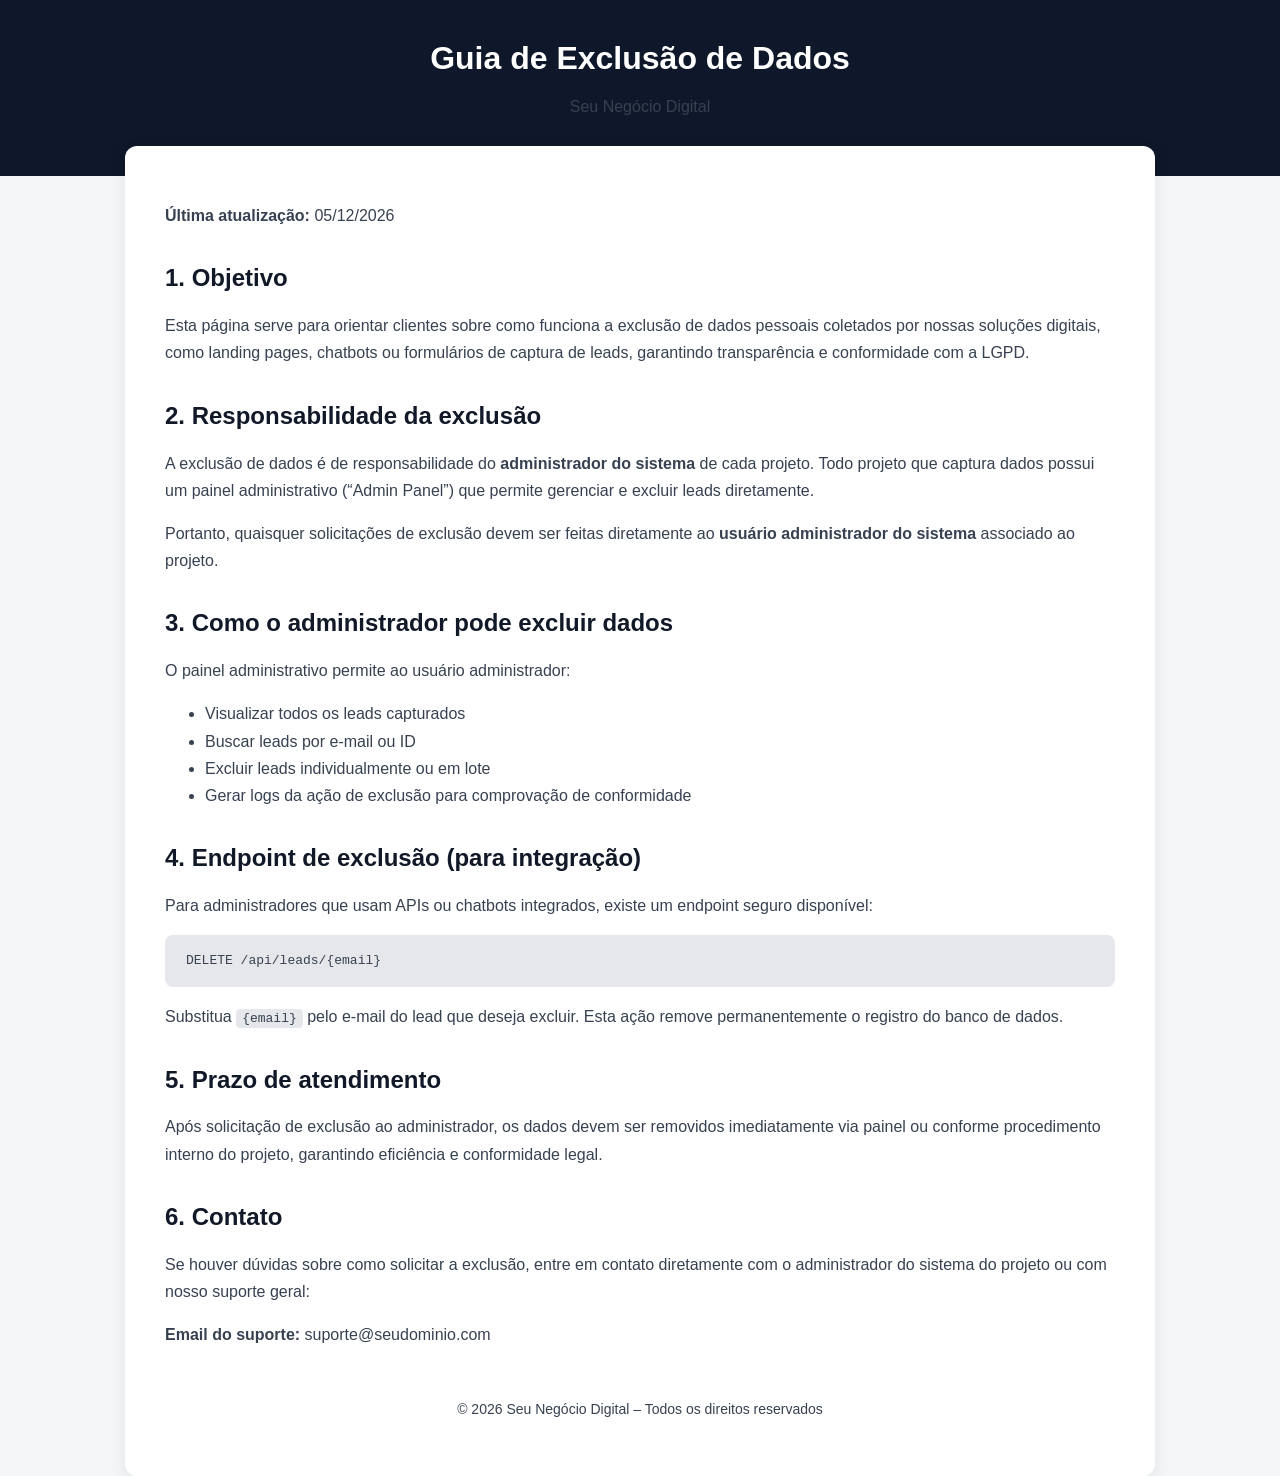
<file: politica-de-exclusao-de-dados.html>
<!DOCTYPE html>
<html lang="pt-BR">
<head>
<meta charset="UTF-8">
<title>Guia de Exclusão de Dados | Seu Negócio Digital</title>
<meta name="viewport" content="width=device-width, initial-scale=1.0">
<style>
body { margin: 0; font-family: "Segoe UI", Arial, sans-serif; background: #f4f6f8; color: #222; }
.header { background: #0f172a; color: white; padding: 40px 20px; text-align: center; }
.header h1 { margin: 0; font-size: 32px; }
.container { max-width: 950px; margin: auto; background: white; padding: 40px; margin-top: -30px; border-radius: 12px; box-shadow: 0 6px 18px rgba(0,0,0,0.08); }
h2 { margin-top: 35px; color: #111827; }
p, ul, code { line-height: 1.7; color: #374151; }
code { background: #e5e7eb; padding: 2px 6px; border-radius: 4px; font-family: monospace; }
pre { background: #e5e7eb; padding: 15px; border-radius: 8px; overflow-x: auto; }
.footer { margin-top: 50px; text-align: center; font-size: 14px; color: #6b7280; }
</style>
</head>
<body>

<div class="header">
<h1>Guia de Exclusão de Dados</h1>
<p>Seu Negócio Digital</p>
</div>

<div class="container">

<p><strong>Última atualização:</strong> <span id="data"></span></p>

<h2>1. Objetivo</h2>
<p>Esta página serve para orientar clientes sobre como funciona a exclusão de dados pessoais coletados por nossas soluções digitais, como landing pages, chatbots ou formulários de captura de leads, garantindo transparência e conformidade com a LGPD.</p>

<h2>2. Responsabilidade da exclusão</h2>
<p>A exclusão de dados é de responsabilidade do <strong>administrador do sistema</strong> de cada projeto. Todo projeto que captura dados possui um painel administrativo (“Admin Panel”) que permite gerenciar e excluir leads diretamente. </p>
<p>Portanto, quaisquer solicitações de exclusão devem ser feitas diretamente ao <strong>usuário administrador do sistema</strong> associado ao projeto.</p>

<h2>3. Como o administrador pode excluir dados</h2>
<p>O painel administrativo permite ao usuário administrador:</p>
<ul>
<li>Visualizar todos os leads capturados</li>
<li>Buscar leads por e-mail ou ID</li>
<li>Excluir leads individualmente ou em lote</li>
<li>Gerar logs da ação de exclusão para comprovação de conformidade</li>
</ul>

<h2>4. Endpoint de exclusão (para integração)</h2>
<p>Para administradores que usam APIs ou chatbots integrados, existe um endpoint seguro disponível:</p>
<pre><code>DELETE /api/leads/{email}</code></pre>
<p>Substitua <code>{email}</code> pelo e-mail do lead que deseja excluir. Esta ação remove permanentemente o registro do banco de dados.</p>

<h2>5. Prazo de atendimento</h2>
<p>Após solicitação de exclusão ao administrador, os dados devem ser removidos imediatamente via painel ou conforme procedimento interno do projeto, garantindo eficiência e conformidade legal.</p>

<h2>6. Contato</h2>
<p>Se houver dúvidas sobre como solicitar a exclusão, entre em contato diretamente com o administrador do sistema do projeto ou com nosso suporte geral:</p>
<p><strong>Email do suporte:</strong> suporte@seudominio.com</p>

<div class="footer">
<p>© 2026 Seu Negócio Digital – Todos os direitos reservados</p>
</div>

</div>

<script>
document.getElementById("data").innerText = new Date().toLocaleDateString("pt-BR");
</script>

</body>
</html>
</file>
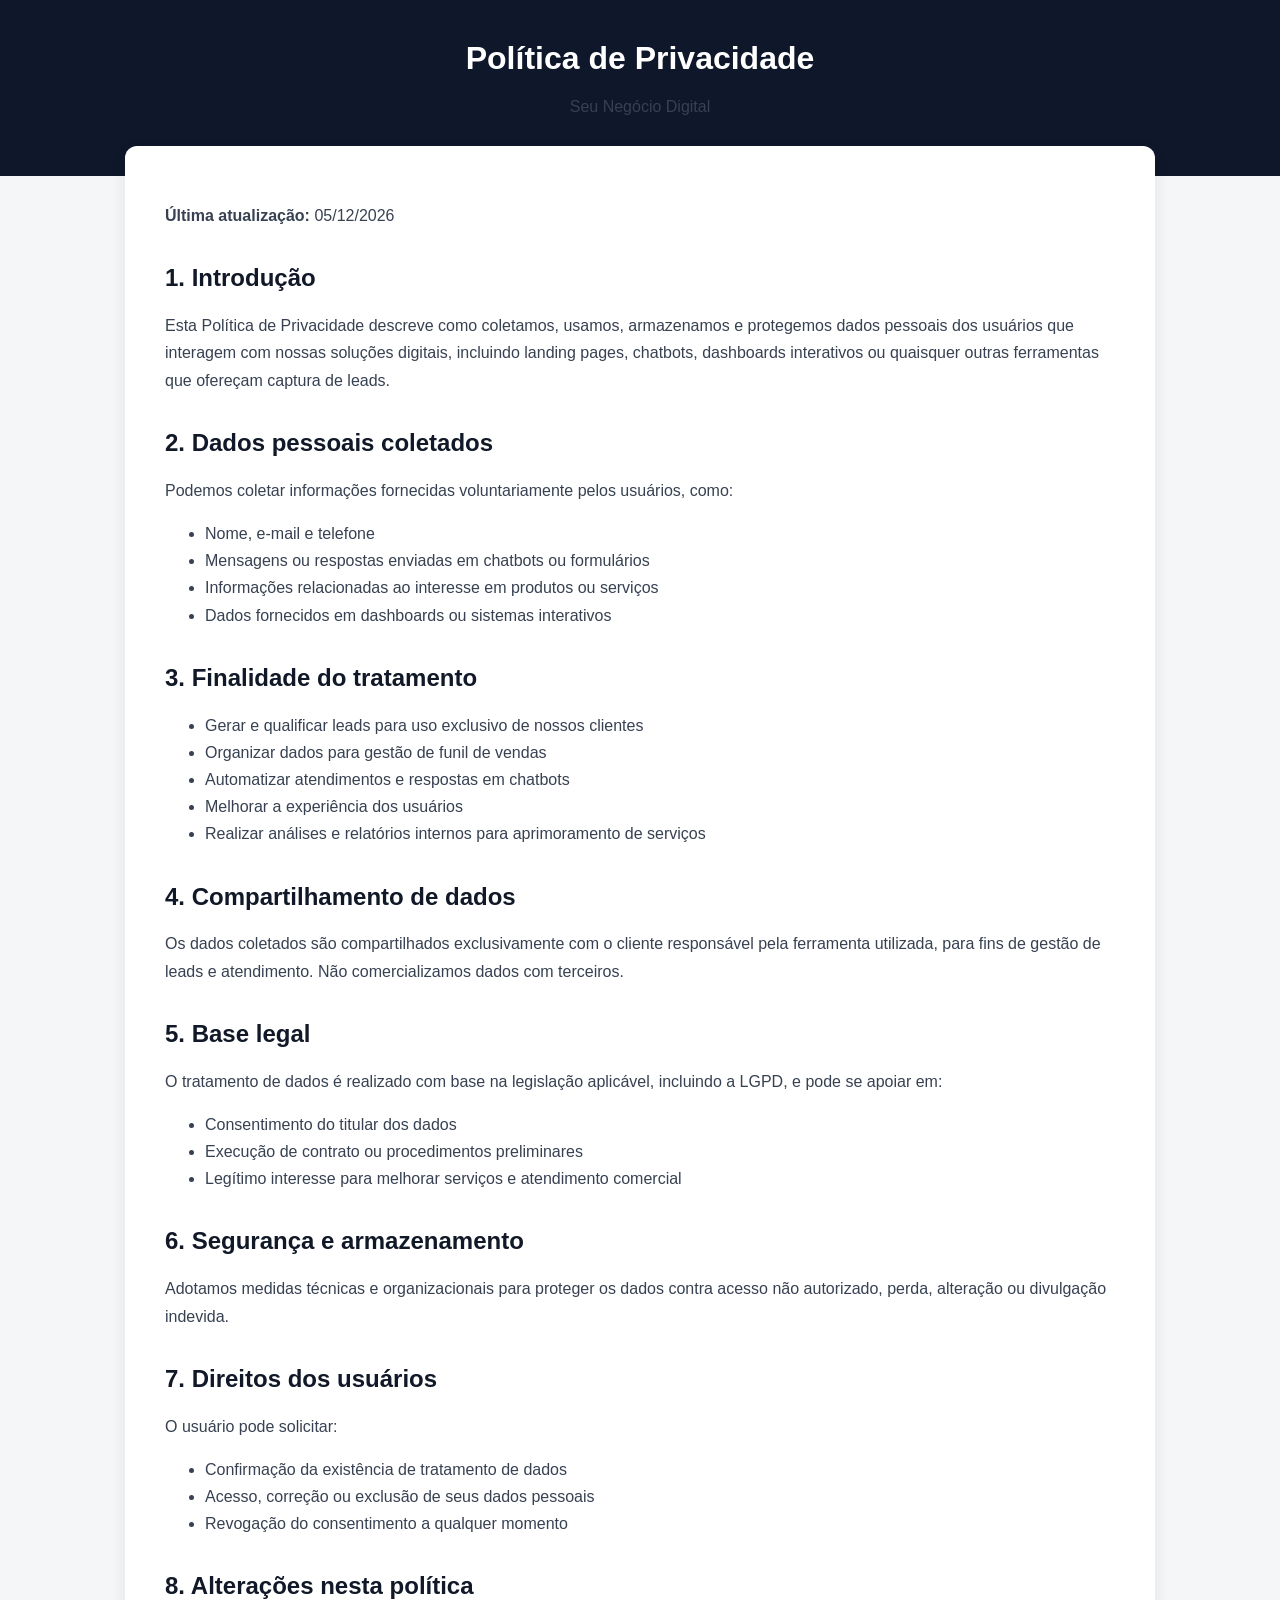
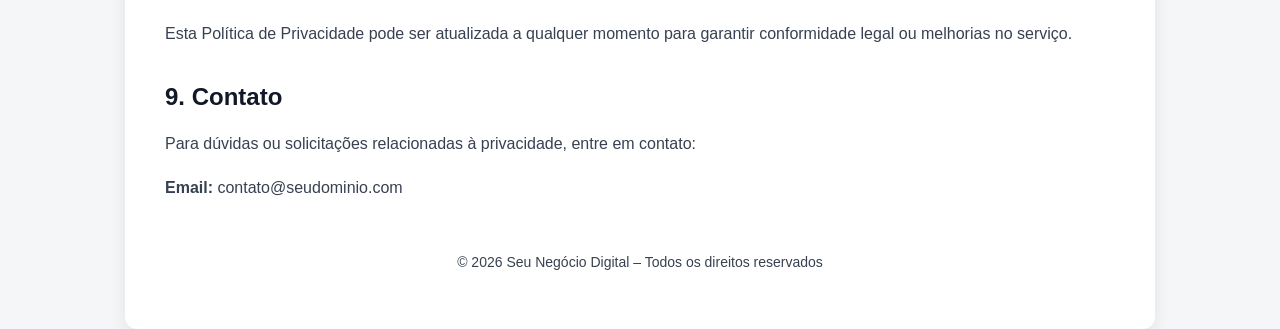
<file: privacy-policy.html>
<!DOCTYPE html>
<html lang="pt-BR">
<head>
<meta charset="UTF-8">
<title>Política de Privacidade | Seu Negócio Digital</title>
<meta name="viewport" content="width=device-width, initial-scale=1.0">
<style>
body { margin: 0; font-family: "Segoe UI", Arial, sans-serif; background: #f4f6f8; color: #222; }
.header { background: #0f172a; color: white; padding: 40px 20px; text-align: center; }
.header h1 { margin: 0; font-size: 32px; }
.container { max-width: 950px; margin: auto; background: white; padding: 40px; margin-top: -30px; border-radius: 12px; box-shadow: 0 6px 18px rgba(0,0,0,0.08); }
h2 { margin-top: 35px; color: #111827; }
p, ul { line-height: 1.7; color: #374151; }
.footer { margin-top: 50px; text-align: center; font-size: 14px; color: #6b7280; }
</style>
</head>
<body>

<div class="header">
<h1>Política de Privacidade</h1>
<p>Seu Negócio Digital</p>
</div>

<div class="container">

<p><strong>Última atualização:</strong> <span id="data"></span></p>

<h2>1. Introdução</h2>
<p>Esta Política de Privacidade descreve como coletamos, usamos, armazenamos e protegemos dados pessoais dos usuários que interagem com nossas soluções digitais, incluindo landing pages, chatbots, dashboards interativos ou quaisquer outras ferramentas que ofereçam captura de leads.</p>

<h2>2. Dados pessoais coletados</h2>
<p>Podemos coletar informações fornecidas voluntariamente pelos usuários, como:</p>
<ul>
<li>Nome, e-mail e telefone</li>
<li>Mensagens ou respostas enviadas em chatbots ou formulários</li>
<li>Informações relacionadas ao interesse em produtos ou serviços</li>
<li>Dados fornecidos em dashboards ou sistemas interativos</li>
</ul>

<h2>3. Finalidade do tratamento</h2>
<ul>
<li>Gerar e qualificar leads para uso exclusivo de nossos clientes</li>
<li>Organizar dados para gestão de funil de vendas</li>
<li>Automatizar atendimentos e respostas em chatbots</li>
<li>Melhorar a experiência dos usuários</li>
<li>Realizar análises e relatórios internos para aprimoramento de serviços</li>
</ul>

<h2>4. Compartilhamento de dados</h2>
<p>Os dados coletados são compartilhados exclusivamente com o cliente responsável pela ferramenta utilizada, para fins de gestão de leads e atendimento. Não comercializamos dados com terceiros.</p>

<h2>5. Base legal</h2>
<p>O tratamento de dados é realizado com base na legislação aplicável, incluindo a LGPD, e pode se apoiar em:</p>
<ul>
<li>Consentimento do titular dos dados</li>
<li>Execução de contrato ou procedimentos preliminares</li>
<li>Legítimo interesse para melhorar serviços e atendimento comercial</li>
</ul>

<h2>6. Segurança e armazenamento</h2>
<p>Adotamos medidas técnicas e organizacionais para proteger os dados contra acesso não autorizado, perda, alteração ou divulgação indevida.</p>

<h2>7. Direitos dos usuários</h2>
<p>O usuário pode solicitar:</p>
<ul>
<li>Confirmação da existência de tratamento de dados</li>
<li>Acesso, correção ou exclusão de seus dados pessoais</li>
<li>Revogação do consentimento a qualquer momento</li>
</ul>

<h2>8. Alterações nesta política</h2>
<p>Esta Política de Privacidade pode ser atualizada a qualquer momento para garantir conformidade legal ou melhorias no serviço.</p>

<h2>9. Contato</h2>
<p>Para dúvidas ou solicitações relacionadas à privacidade, entre em contato:</p>
<p><strong>Email:</strong> contato@seudominio.com</p>

<div class="footer">
<p>© 2026 Seu Negócio Digital – Todos os direitos reservados</p>
</div>

</div>

<script>
document.getElementById("data").innerText = new Date().toLocaleDateString("pt-BR");
</script>

</body>
</html>
</file>
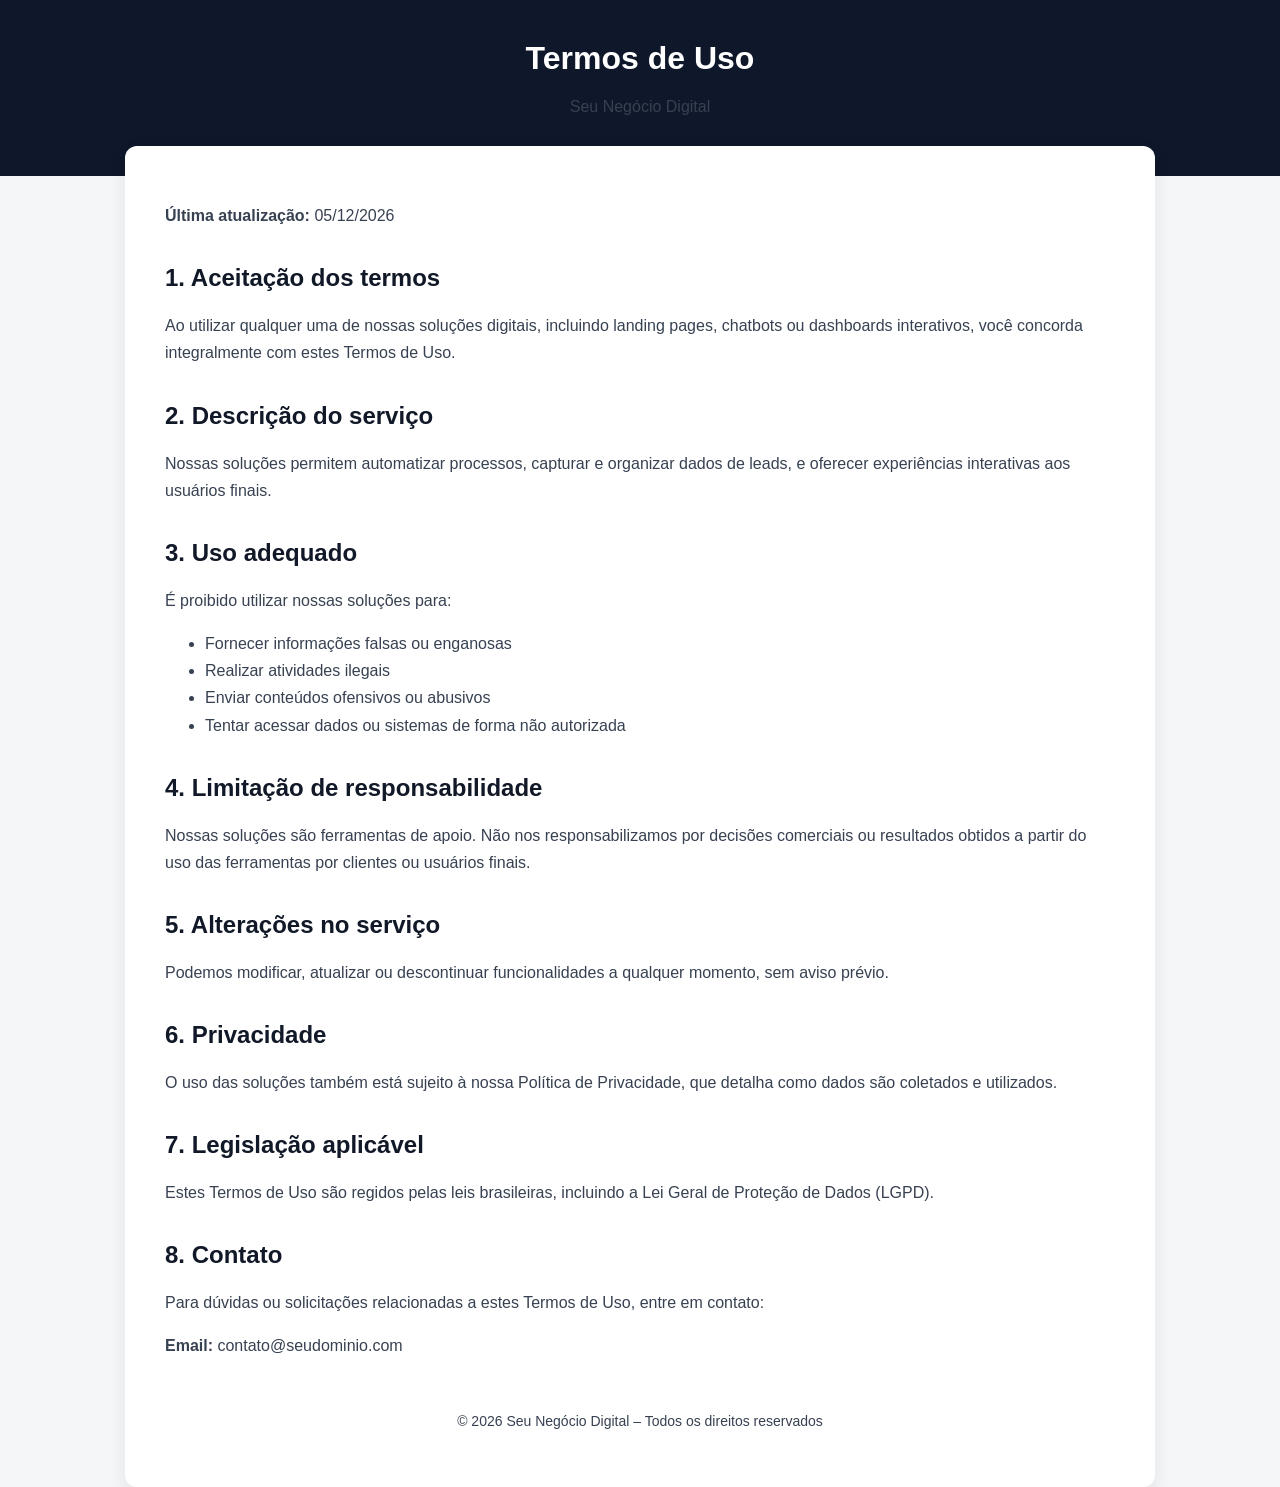
<file: terms.html>
<!DOCTYPE html>
<html lang="pt-BR">
<head>
<meta charset="UTF-8">
<title>Termos de Uso | Seu Negócio Digital</title>
<meta name="viewport" content="width=device-width, initial-scale=1.0">
<style>
body { margin: 0; font-family: "Segoe UI", Arial, sans-serif; background: #f4f6f8; color: #222; }
.header { background: #0f172a; color: white; padding: 40px 20px; text-align: center; }
.header h1 { margin: 0; font-size: 32px; }
.container { max-width: 950px; margin: auto; background: white; padding: 40px; margin-top: -30px; border-radius: 12px; box-shadow: 0 6px 18px rgba(0,0,0,0.08); }
h2 { margin-top: 35px; color: #111827; }
p, ul { line-height: 1.7; color: #374151; }
.footer { margin-top: 50px; text-align: center; font-size: 14px; color: #6b7280; }
</style>
</head>
<body>

<div class="header">
<h1>Termos de Uso</h1>
<p>Seu Negócio Digital</p>
</div>

<div class="container">

<p><strong>Última atualização:</strong> <span id="data"></span></p>

<h2>1. Aceitação dos termos</h2>
<p>Ao utilizar qualquer uma de nossas soluções digitais, incluindo landing pages, chatbots ou dashboards interativos, você concorda integralmente com estes Termos de Uso.</p>

<h2>2. Descrição do serviço</h2>
<p>Nossas soluções permitem automatizar processos, capturar e organizar dados de leads, e oferecer experiências interativas aos usuários finais.</p>

<h2>3. Uso adequado</h2>
<p>É proibido utilizar nossas soluções para:</p>
<ul>
<li>Fornecer informações falsas ou enganosas</li>
<li>Realizar atividades ilegais</li>
<li>Enviar conteúdos ofensivos ou abusivos</li>
<li>Tentar acessar dados ou sistemas de forma não autorizada</li>
</ul>

<h2>4. Limitação de responsabilidade</h2>
<p>Nossas soluções são ferramentas de apoio. Não nos responsabilizamos por decisões comerciais ou resultados obtidos a partir do uso das ferramentas por clientes ou usuários finais.</p>

<h2>5. Alterações no serviço</h2>
<p>Podemos modificar, atualizar ou descontinuar funcionalidades a qualquer momento, sem aviso prévio.</p>

<h2>6. Privacidade</h2>
<p>O uso das soluções também está sujeito à nossa Política de Privacidade, que detalha como dados são coletados e utilizados.</p>

<h2>7. Legislação aplicável</h2>
<p>Estes Termos de Uso são regidos pelas leis brasileiras, incluindo a Lei Geral de Proteção de Dados (LGPD).</p>

<h2>8. Contato</h2>
<p>Para dúvidas ou solicitações relacionadas a estes Termos de Uso, entre em contato:</p>
<p><strong>Email:</strong> contato@seudominio.com</p>

<div class="footer">
<p>© 2026 Seu Negócio Digital – Todos os direitos reservados</p>
</div>

</div>

<script>
document.getElementById("data").innerText = new Date().toLocaleDateString("pt-BR");
</script>

</body>
</html>
</file>
